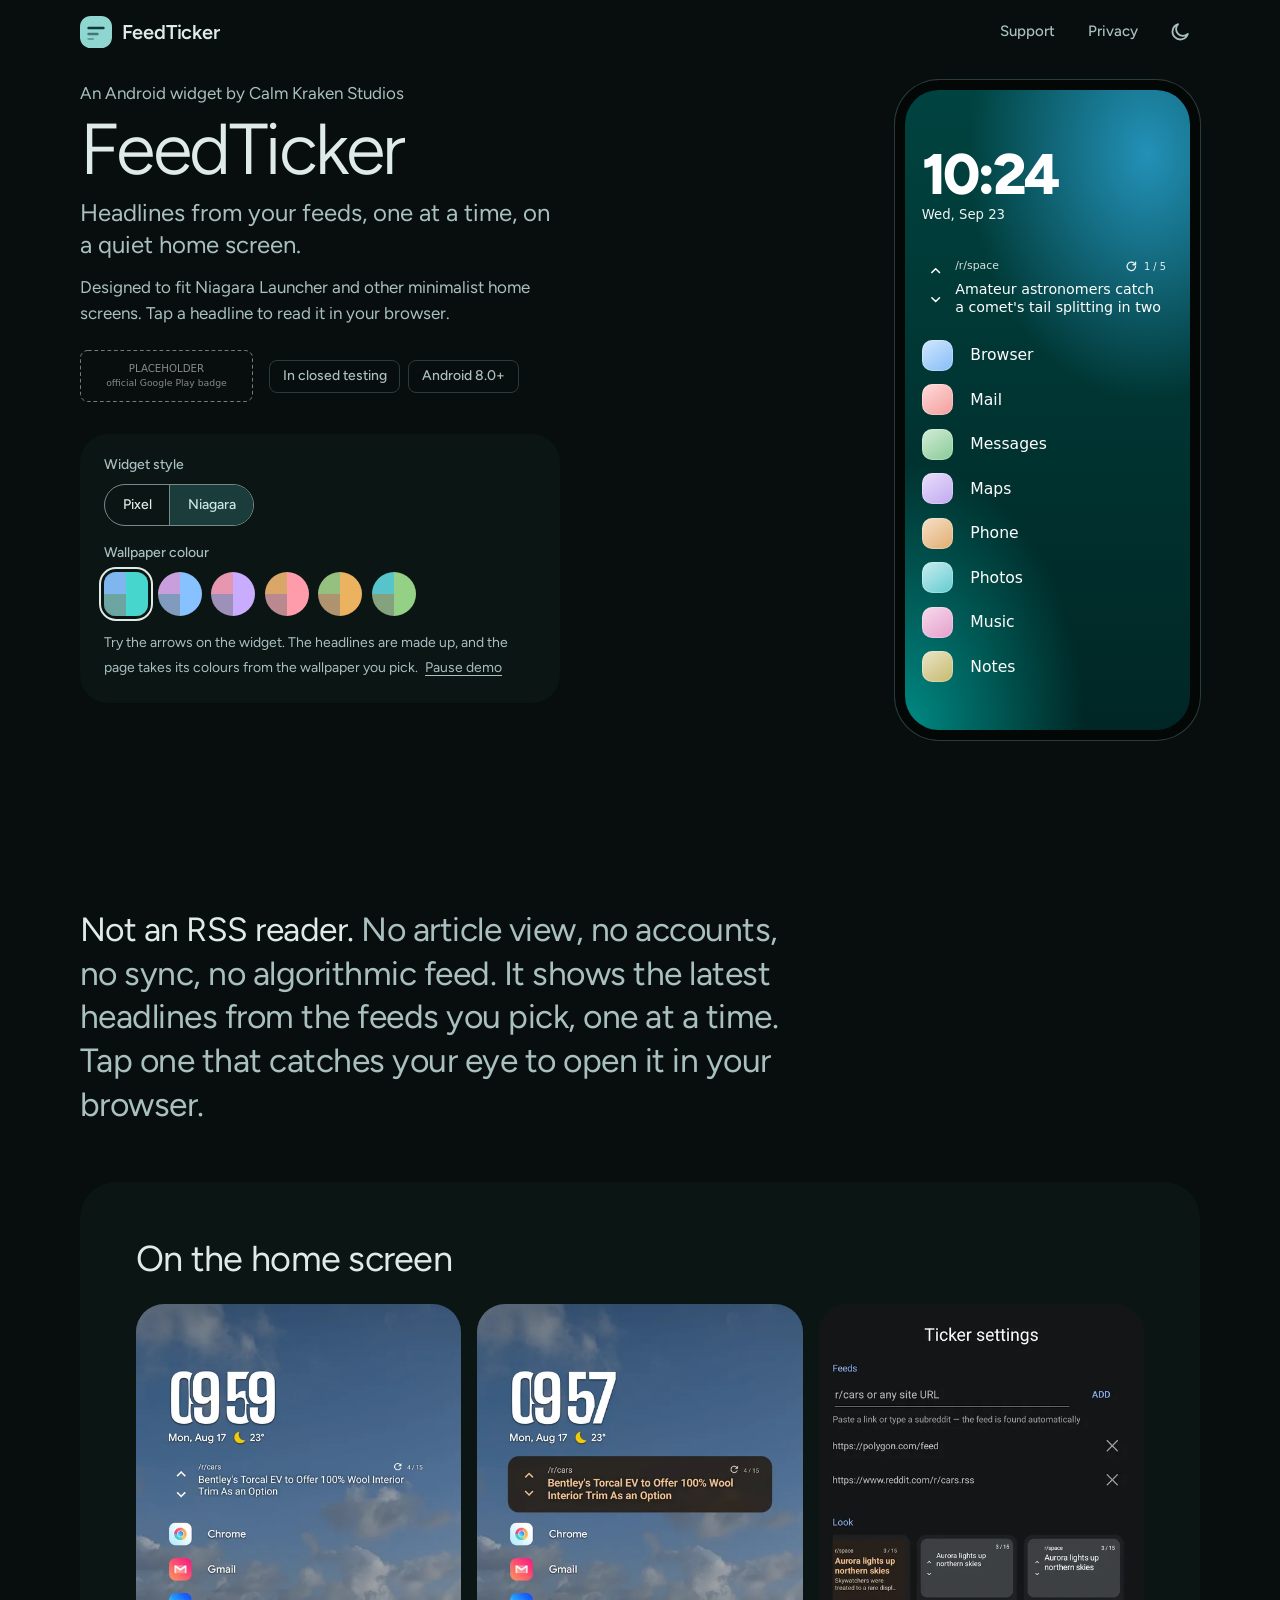
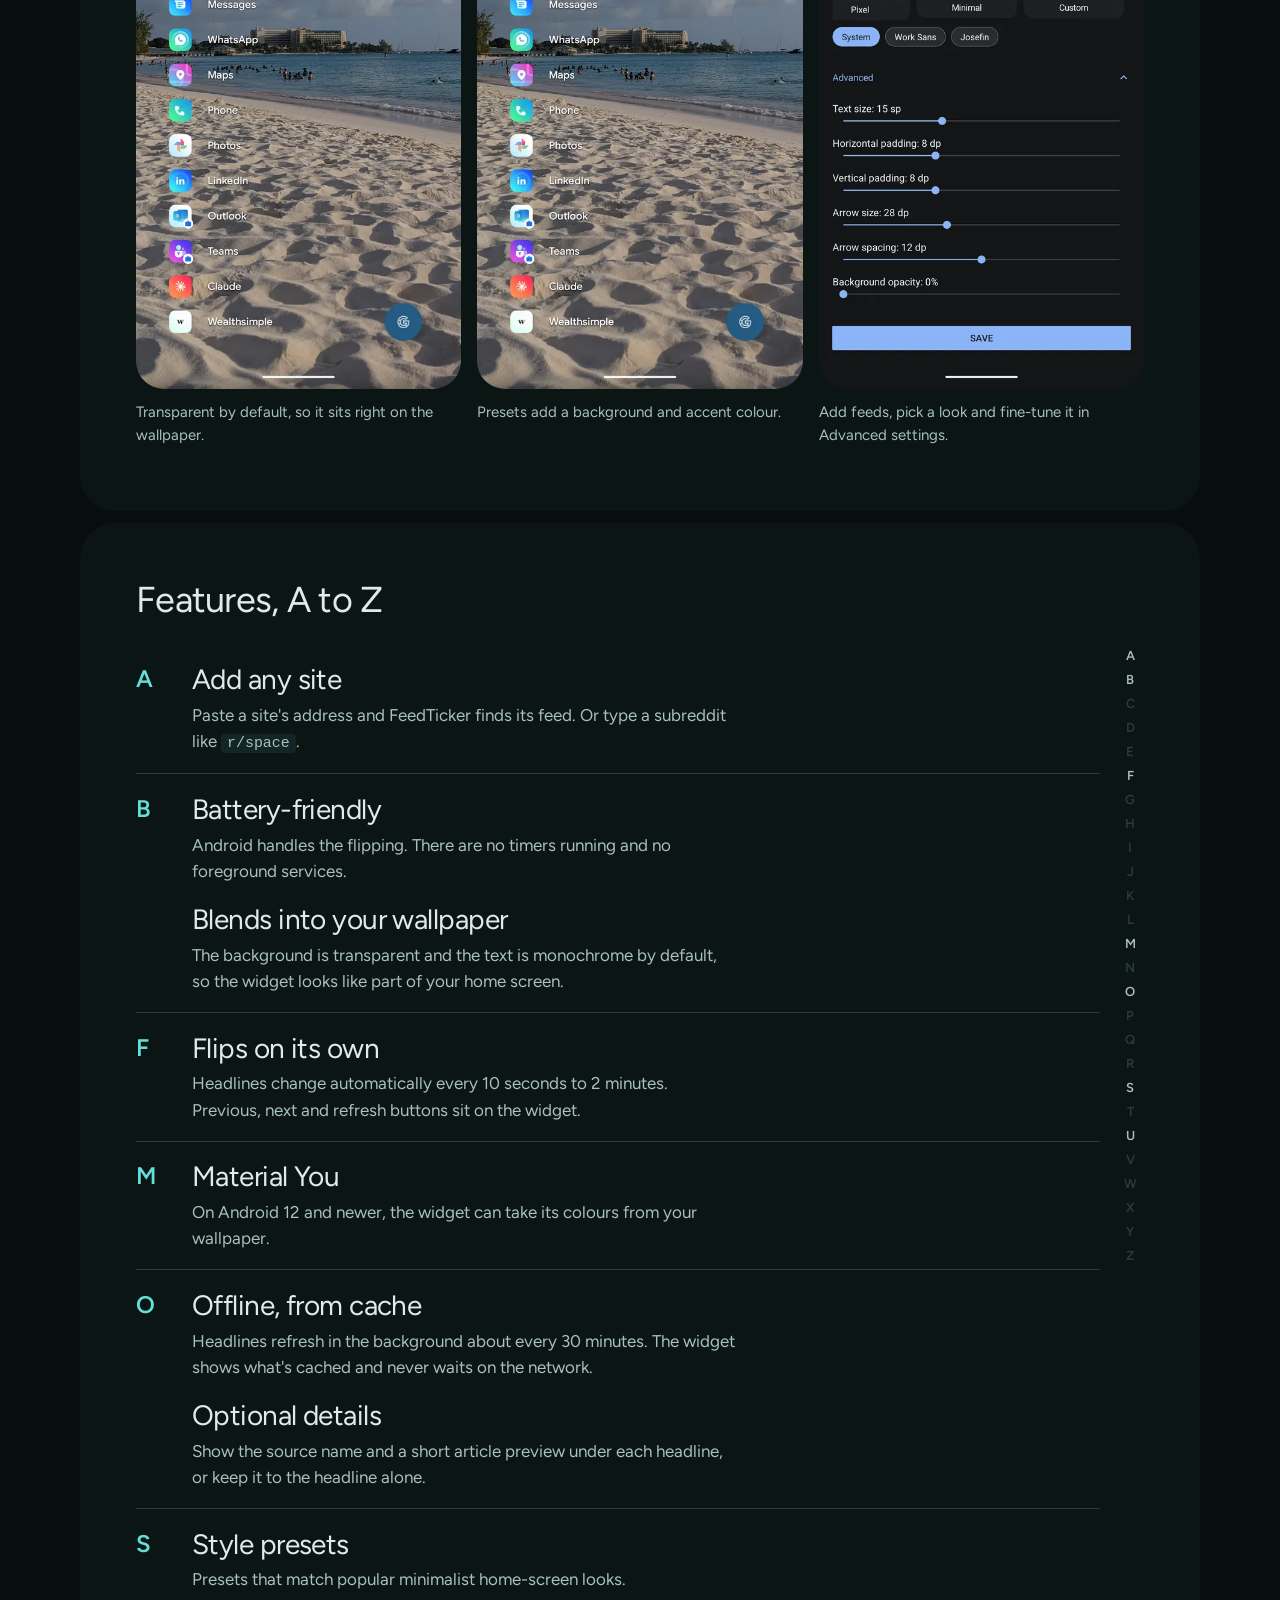
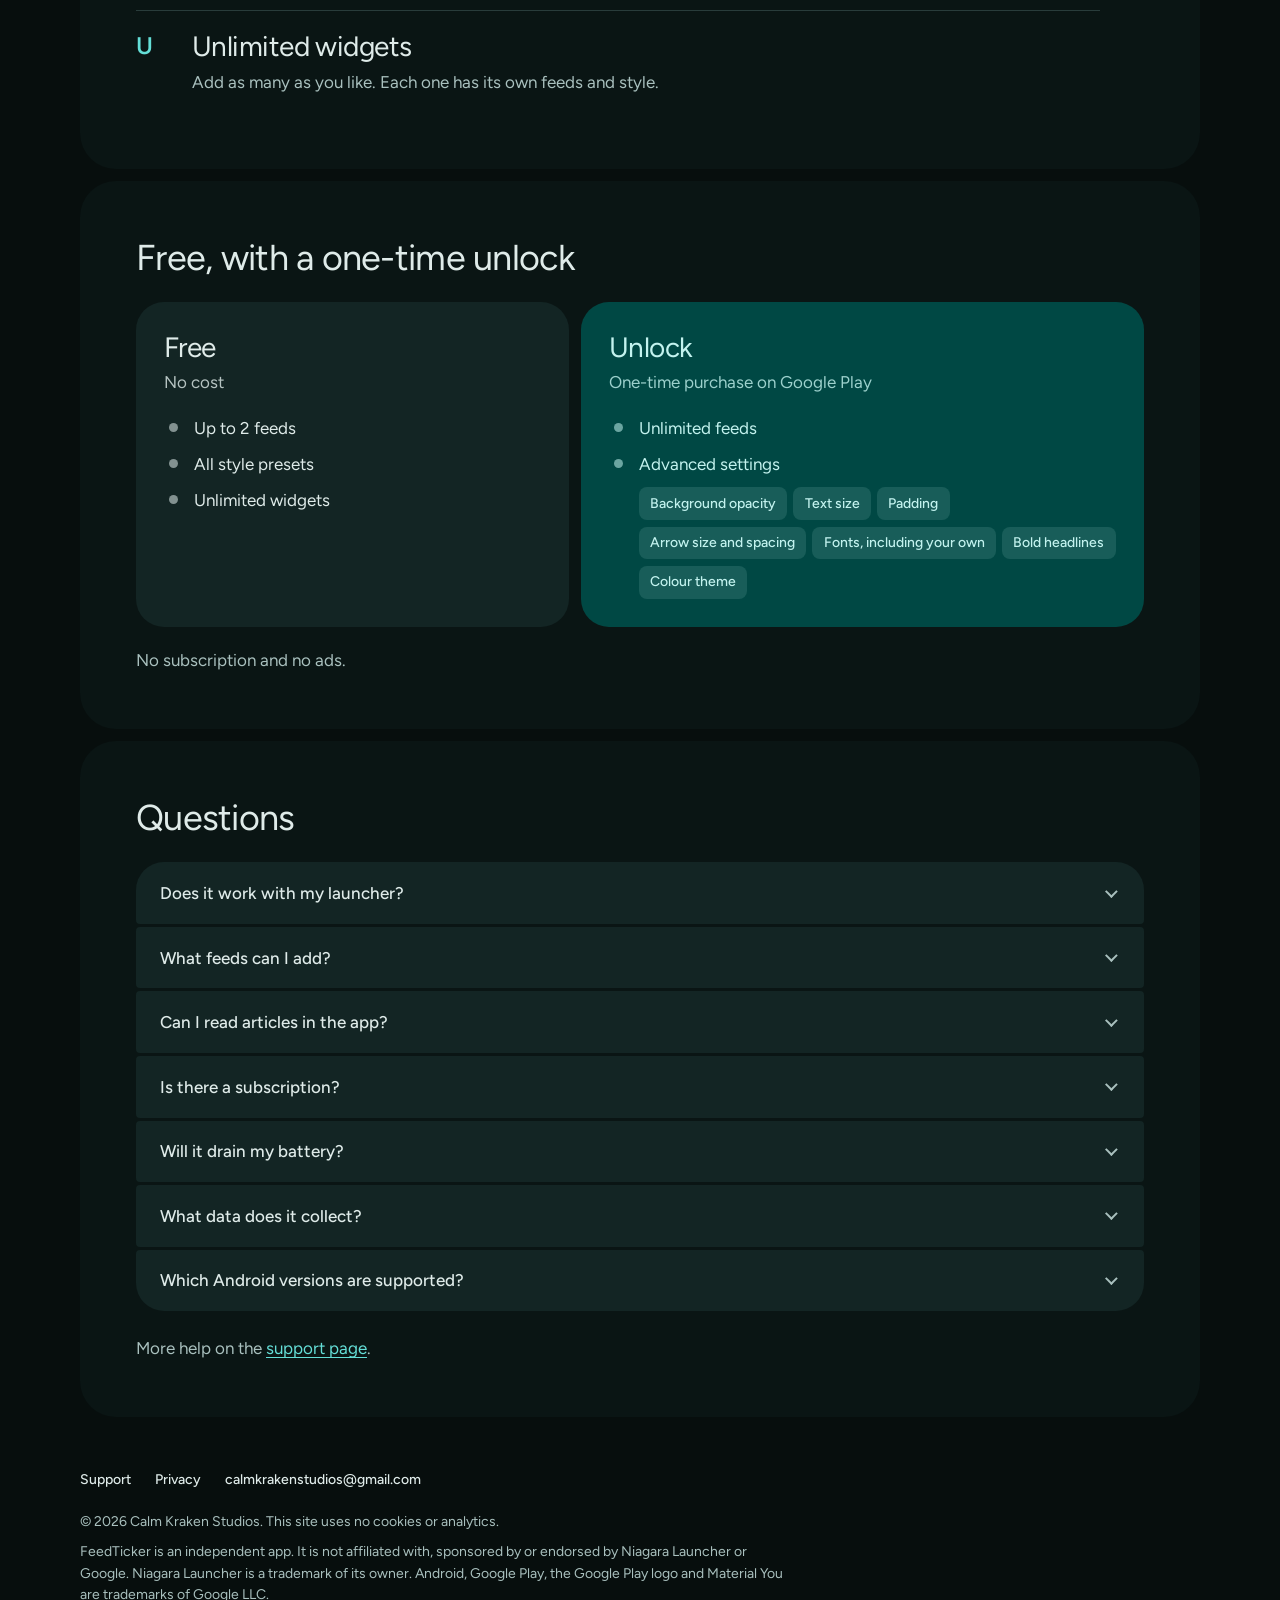
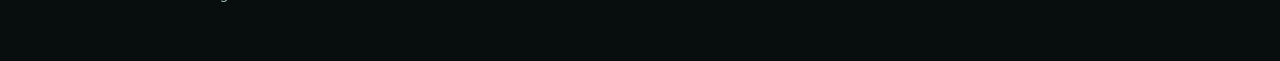
<file: index.html>
<!doctype html>
<html lang="en" data-theme="dark">
<head>
  <meta charset="utf-8">
  <meta http-equiv="Content-Security-Policy" content="default-src 'self'; img-src 'self' data:; style-src 'self'; script-src 'self'; base-uri 'self'; form-action 'none'">
  <meta name="referrer" content="strict-origin-when-cross-origin">
  <meta name="viewport" content="width=device-width, initial-scale=1">
  <title>FeedTicker</title>
  <meta name="description" content="FeedTicker is an Android home-screen widget that shows headlines from your RSS and Atom feeds one at a time. It is designed for minimalist launchers. No accounts, no ads, no tracking.">
  <meta property="og:title" content="FeedTicker">
  <meta property="og:description" content="Headlines from your feeds, one at a time, on a quiet home screen.">
  <meta property="og:type" content="website">
  <link rel="icon" href="assets/img/favicon.svg" type="image/svg+xml">
  <link rel="preload" href="assets/fonts/figtree-latin-wght.woff2" as="font" type="font/woff2" crossorigin>
  <link rel="stylesheet" href="assets/style.css?v=6">
  <script src="assets/theme.js?v=5"></script>
  <script src="assets/site.js?v=5" defer></script>
</head>
<body>
  <a class="skip" href="#main">Skip to content</a>

  <div class="page">
    <header class="top-bar">
      <a class="brand" href="./" aria-current="page"><img src="assets/img/favicon.svg" alt="" width="32" height="32">FeedTicker</a>
      <nav class="nav" aria-label="Main">
        <a href="support.html">Support</a>
        <a href="privacy.html">Privacy</a>
        <button class="icon-button" type="button" data-theme-toggle aria-label="Switch to light theme">
          <svg class="moon" viewBox="0 0 24 24" fill="none" stroke="currentColor" stroke-width="2" stroke-linecap="round" stroke-linejoin="round" aria-hidden="true"><path d="M20.5 14.1A8.5 8.5 0 1 1 9.9 3.5a6.6 6.6 0 0 0 10.6 10.6z"/></svg>
          <svg class="sun" viewBox="0 0 24 24" fill="none" stroke="currentColor" stroke-width="2" stroke-linecap="round" aria-hidden="true"><circle cx="12" cy="12" r="4.2"/><path d="M12 2v2.2M12 19.8V22M4.9 4.9l1.6 1.6M17.5 17.5l1.6 1.6M2 12h2.2M19.8 12H22M4.9 19.1l1.6-1.6M17.5 6.5l1.6-1.6"/></svg>
        </button>
      </nav>
    </header>

    <main id="main">
      <div class="hero">
        <div class="hero-copy">
          <p class="by">An Android widget by Calm Kraken Studios</p>
          <h1>FeedTicker</h1>
          <p class="lede">Headlines from your feeds, one at a time, on a quiet home screen.</p>
          <p class="detail">Designed to fit Niagara Launcher and other minimalist home screens. Tap a headline to read it in your browser.</p>

          <div class="cta">
            <!-- Replace PLACEHOLDER with the Play Store URL and swap the image for
                 the official badge PNG from https://play.google.com/intl/en_us/badges/
                 Don't redraw, recolour or crop the badge. -->
            <a class="play-badge" href="PLACEHOLDER">
              <img src="assets/img/google-play-badge.svg" alt="Get it on Google Play" width="186" height="56">
            </a>
            <ul class="chips" aria-label="Availability">
              <li>In closed testing</li>
              <li>Android 8.0+</li>
            </ul>
          </div>
        </div>

        <div class="phone">
            <div class="screen">
              <div class="home-clock" aria-hidden="true">
                <div class="time">10:24</div>
                <div class="date">Wed, Sep 23</div>
              </div>

              <div class="widget" data-widget-demo data-style="niagara" role="group" aria-label="Widget demo with example headlines">
                <div class="arrows">
                  <button type="button" data-prev aria-label="Previous headline"><svg viewBox="0 0 24 24" fill="none" stroke="currentColor" stroke-width="2.4" stroke-linecap="round" stroke-linejoin="round" aria-hidden="true"><path d="M6 15l6-6 6 6"/></svg></button>
                  <button type="button" data-next aria-label="Next headline"><svg viewBox="0 0 24 24" fill="none" stroke="currentColor" stroke-width="2.4" stroke-linecap="round" stroke-linejoin="round" aria-hidden="true"><path d="M6 9l6 6 6-6"/></svg></button>
                </div>
                <div class="body" aria-live="off">
                  <div class="item">
                    <div class="meta">
                      <span class="source">/r/space</span>
                      <span class="tools">
                        <button type="button" data-refresh aria-label="Refresh headlines"><svg viewBox="0 0 24 24" fill="none" stroke="currentColor" stroke-width="2.4" stroke-linecap="round" stroke-linejoin="round" aria-hidden="true"><path d="M20 12a8 8 0 1 1-2.34-5.66"/><path d="M20 4v5h-5"/></svg></button>
                        <span class="count" aria-hidden="true">1 / 5</span>
                      </span>
                    </div>
                    <p class="headline">Amateur astronomers catch a comet's tail splitting in two</p>
                  </div>
                </div>
              </div>

              <ul class="apps" aria-hidden="true">
                <li><span class="icon"></span>Browser</li>
                <li><span class="icon"></span>Mail</li>
                <li><span class="icon"></span>Messages</li>
                <li><span class="icon"></span>Maps</li>
                <li><span class="icon"></span>Phone</li>
                <li><span class="icon"></span>Photos</li>
                <li><span class="icon"></span>Music</li>
                <li><span class="icon"></span>Notes</li>
              </ul>
            </div>
        </div>

        <div class="try">
          <div>
            <p class="label" id="style-label">Widget style</p>
            <div class="segmented" role="group" aria-labelledby="style-label">
              <button type="button" data-widget-style="pixel" aria-pressed="false">Pixel</button>
              <button type="button" data-widget-style="niagara" aria-pressed="true">Niagara</button>
            </div>
          </div>
          <div>
            <p class="label" id="wall-label">Wallpaper colour</p>
            <div class="swatches" role="radiogroup" aria-labelledby="wall-label">
              <button type="button" class="swatch" role="radio" data-hue="190" aria-label="Teal"></button>
              <button type="button" class="swatch" role="radio" data-hue="255" aria-label="Blue"></button>
              <button type="button" class="swatch" role="radio" data-hue="300" aria-label="Violet"></button>
              <button type="button" class="swatch" role="radio" data-hue="10" aria-label="Rose"></button>
              <button type="button" class="swatch" role="radio" data-hue="75" aria-label="Amber"></button>
              <button type="button" class="swatch" role="radio" data-hue="140" aria-label="Green"></button>
            </div>
          </div>
          <p class="hint">Try the arrows on the widget. The headlines are made up, and the page takes its colours from the wallpaper you pick. <button type="button" class="link-button" data-demo-pause hidden aria-pressed="false">Pause demo</button></p>
        </div>
      </div>

      <div class="statement">
        <p>Not an RSS reader. <span class="quiet">No article view, no accounts, no sync, no algorithmic feed. It shows the latest headlines from the feeds you pick, one at a time. Tap one that catches your eye to open it in your browser.</span></p>
      </div>

      <section class="sheet" aria-labelledby="shots-title">
        <h2 id="shots-title">On the home screen</h2>
        <div class="shots">
          <figure>
            <img src="assets/img/shots/home-transparent-540.webp" srcset="assets/img/shots/home-transparent-540.webp 540w, assets/img/shots/home-transparent-1080.webp 1080w" sizes="(min-width: 48rem) 320px, 64vw" alt="A beach wallpaper with a large clock, the FeedTicker widget showing a headline from r/cars in white text with no background, and a list of apps below." width="540" height="1137" loading="lazy">
            <figcaption>Transparent by default, so it sits right on the wallpaper.</figcaption>
          </figure>
          <figure>
            <img src="assets/img/shots/home-preset-540.webp" srcset="assets/img/shots/home-preset-540.webp 540w, assets/img/shots/home-preset-1080.webp 1080w" sizes="(min-width: 48rem) 320px, 64vw" alt="The same home screen with the widget on a dark rounded background and the headline in bold amber text." width="540" height="1137" loading="lazy">
            <figcaption>Presets add a background and accent colour.</figcaption>
          </figure>
          <figure>
            <img src="assets/img/shots/settings-540.webp" srcset="assets/img/shots/settings-540.webp 540w, assets/img/shots/settings-1080.webp 1080w" sizes="(min-width: 48rem) 320px, 64vw" alt="The Ticker settings screen: a field for adding feeds, two added feeds, style previews, font choices and Advanced sliders for text size, padding, arrows and background opacity." width="540" height="1137" loading="lazy">
            <figcaption>Add feeds, pick a look and fine-tune it in Advanced settings.</figcaption>
          </figure>
        </div>
      </section>

      <section class="sheet" aria-labelledby="features-title">
        <h2 id="features-title">Features, A to Z</h2>
        <div class="drawer">
          <ol class="groups">
            <li class="group" id="f-a">
              <span class="letter" aria-hidden="true">A</span>
              <ul>
                <li><h3>Add any site</h3><p>Paste a site's address and FeedTicker finds its feed. Or type a subreddit like <code>r/space</code>.</p></li>
              </ul>
            </li>
            <li class="group" id="f-b">
              <span class="letter" aria-hidden="true">B</span>
              <ul>
                <li><h3>Battery-friendly</h3><p>Android handles the flipping. There are no timers running and no foreground services.</p></li>
                <li><h3>Blends into your wallpaper</h3><p>The background is transparent and the text is monochrome by default, so the widget looks like part of your home screen.</p></li>
              </ul>
            </li>
            <li class="group" id="f-f">
              <span class="letter" aria-hidden="true">F</span>
              <ul>
                <li><h3>Flips on its own</h3><p>Headlines change automatically every 10 seconds to 2 minutes. Previous, next and refresh buttons sit on the widget.</p></li>
              </ul>
            </li>
            <li class="group" id="f-m">
              <span class="letter" aria-hidden="true">M</span>
              <ul>
                <li><h3>Material You</h3><p>On Android 12 and newer, the widget can take its colours from your wallpaper.</p></li>
              </ul>
            </li>
            <li class="group" id="f-o">
              <span class="letter" aria-hidden="true">O</span>
              <ul>
                <li><h3>Offline, from cache</h3><p>Headlines refresh in the background about every 30 minutes. The widget shows what's cached and never waits on the network.</p></li>
                <li><h3>Optional details</h3><p>Show the source name and a short article preview under each headline, or keep it to the headline alone.</p></li>
              </ul>
            </li>
            <li class="group" id="f-s">
              <span class="letter" aria-hidden="true">S</span>
              <ul>
                <li><h3>Style presets</h3><p>Presets that match popular minimalist home-screen looks.</p></li>
              </ul>
            </li>
            <li class="group" id="f-u">
              <span class="letter" aria-hidden="true">U</span>
              <ul>
                <li><h3>Unlimited widgets</h3><p>Add as many as you like. Each one has its own feeds and style.</p></li>
              </ul>
            </li>
          </ol>

          <nav class="index" aria-label="Jump to letter">
            <a href="#f-a">A</a><a href="#f-b">B</a><span aria-hidden="true">C</span><span aria-hidden="true">D</span><span aria-hidden="true">E</span><a href="#f-f">F</a><span aria-hidden="true">G</span><span aria-hidden="true">H</span><span aria-hidden="true">I</span><span aria-hidden="true">J</span><span aria-hidden="true">K</span><span aria-hidden="true">L</span><a href="#f-m">M</a><span aria-hidden="true">N</span><a href="#f-o">O</a><span aria-hidden="true">P</span><span aria-hidden="true">Q</span><span aria-hidden="true">R</span><a href="#f-s">S</a><span aria-hidden="true">T</span><a href="#f-u">U</a><span aria-hidden="true">V</span><span aria-hidden="true">W</span><span aria-hidden="true">X</span><span aria-hidden="true">Y</span><span aria-hidden="true">Z</span>
          </nav>
        </div>
      </section>

      <section class="sheet" aria-labelledby="pricing-title">
        <h2 id="pricing-title">Free, with a one-time unlock</h2>
        <div class="tiers">
          <div class="tier">
            <h3>Free</h3>
            <p class="price">No cost</p>
            <ul>
              <li>Up to 2 feeds</li>
              <li>All style presets</li>
              <li>Unlimited widgets</li>
            </ul>
          </div>
          <div class="tier unlock">
            <h3>Unlock</h3>
            <p class="price">One-time purchase on Google Play</p>
            <ul>
              <li>Unlimited feeds</li>
              <li>
                <div>
                  Advanced settings
                  <div class="settings">
                    <span>Background opacity</span>
                    <span>Text size</span>
                    <span>Padding</span>
                    <span>Arrow size and spacing</span>
                    <span>Fonts, including your own</span>
                    <span>Bold headlines</span>
                    <span>Colour theme</span>
                  </div>
                </div>
              </li>
            </ul>
          </div>
        </div>
        <p class="pricing-note">No subscription and no ads.</p>
      </section>

      <section class="sheet" aria-labelledby="faq-title">
        <h2 id="faq-title">Questions</h2>
        <div class="faq">
          <details>
            <summary>Does it work with my launcher?</summary>
            <div class="answer"><p>FeedTicker is designed to fit Niagara Launcher, but it's an ordinary Android widget and works on any launcher that supports widgets. Some launchers don't let widgets flip on their own. If yours doesn't, use the arrows.</p></div>
          </details>
          <details>
            <summary>What feeds can I add?</summary>
            <div class="answer"><p>Any RSS or Atom feed. Paste a site's normal address and FeedTicker will look for its feed, paste a feed URL directly, or type a subreddit like <code>r/space</code>.</p></div>
          </details>
          <details>
            <summary>Can I read articles in the app?</summary>
            <div class="answer"><p>No, and that's on purpose. Tapping a headline opens the article in your browser.</p></div>
          </details>
          <details>
            <summary>Is there a subscription?</summary>
            <div class="answer"><p>No. The unlock is a one-time purchase through Google Play and there are no ads. If you reinstall or get a new phone, it restores automatically when you use the same Google account.</p></div>
          </details>
          <details>
            <summary>Will it drain my battery?</summary>
            <div class="answer"><p>No. Android handles the flipping. Headlines refresh in the background about every 30 minutes, and there are no always-on services.</p></div>
          </details>
          <details>
            <summary>What data does it collect?</summary>
            <div class="answer"><p>None. There's no account, no analytics, no ads and no tracking. The only network requests go to the feeds you add. Read the <a href="privacy.html">privacy policy</a>.</p></div>
          </details>
          <details>
            <summary>Which Android versions are supported?</summary>
            <div class="answer"><p>Android 8.0 and newer. Material You colours need Android 12 or newer.</p></div>
          </details>
        </div>
        <p class="muted after-faq">More help on the <a href="support.html">support page</a>.</p>
      </section>
    </main>

    <footer class="site-footer">
      <nav aria-label="Footer">
        <a href="support.html">Support</a>
        <a href="privacy.html">Privacy</a>
        <a href="mailto:calmkrakenstudios@gmail.com">calmkrakenstudios@gmail.com</a>
      </nav>
      <p>© 2026 Calm Kraken Studios. This site uses no cookies or analytics.</p>
      <p>FeedTicker is an independent app. It is not affiliated with, sponsored by or endorsed by Niagara Launcher or Google. Niagara Launcher is a trademark of its owner. Android, Google Play, the Google Play logo and Material You are trademarks of Google LLC.</p>
    </footer>
  </div>
</body>
</html>
</file>
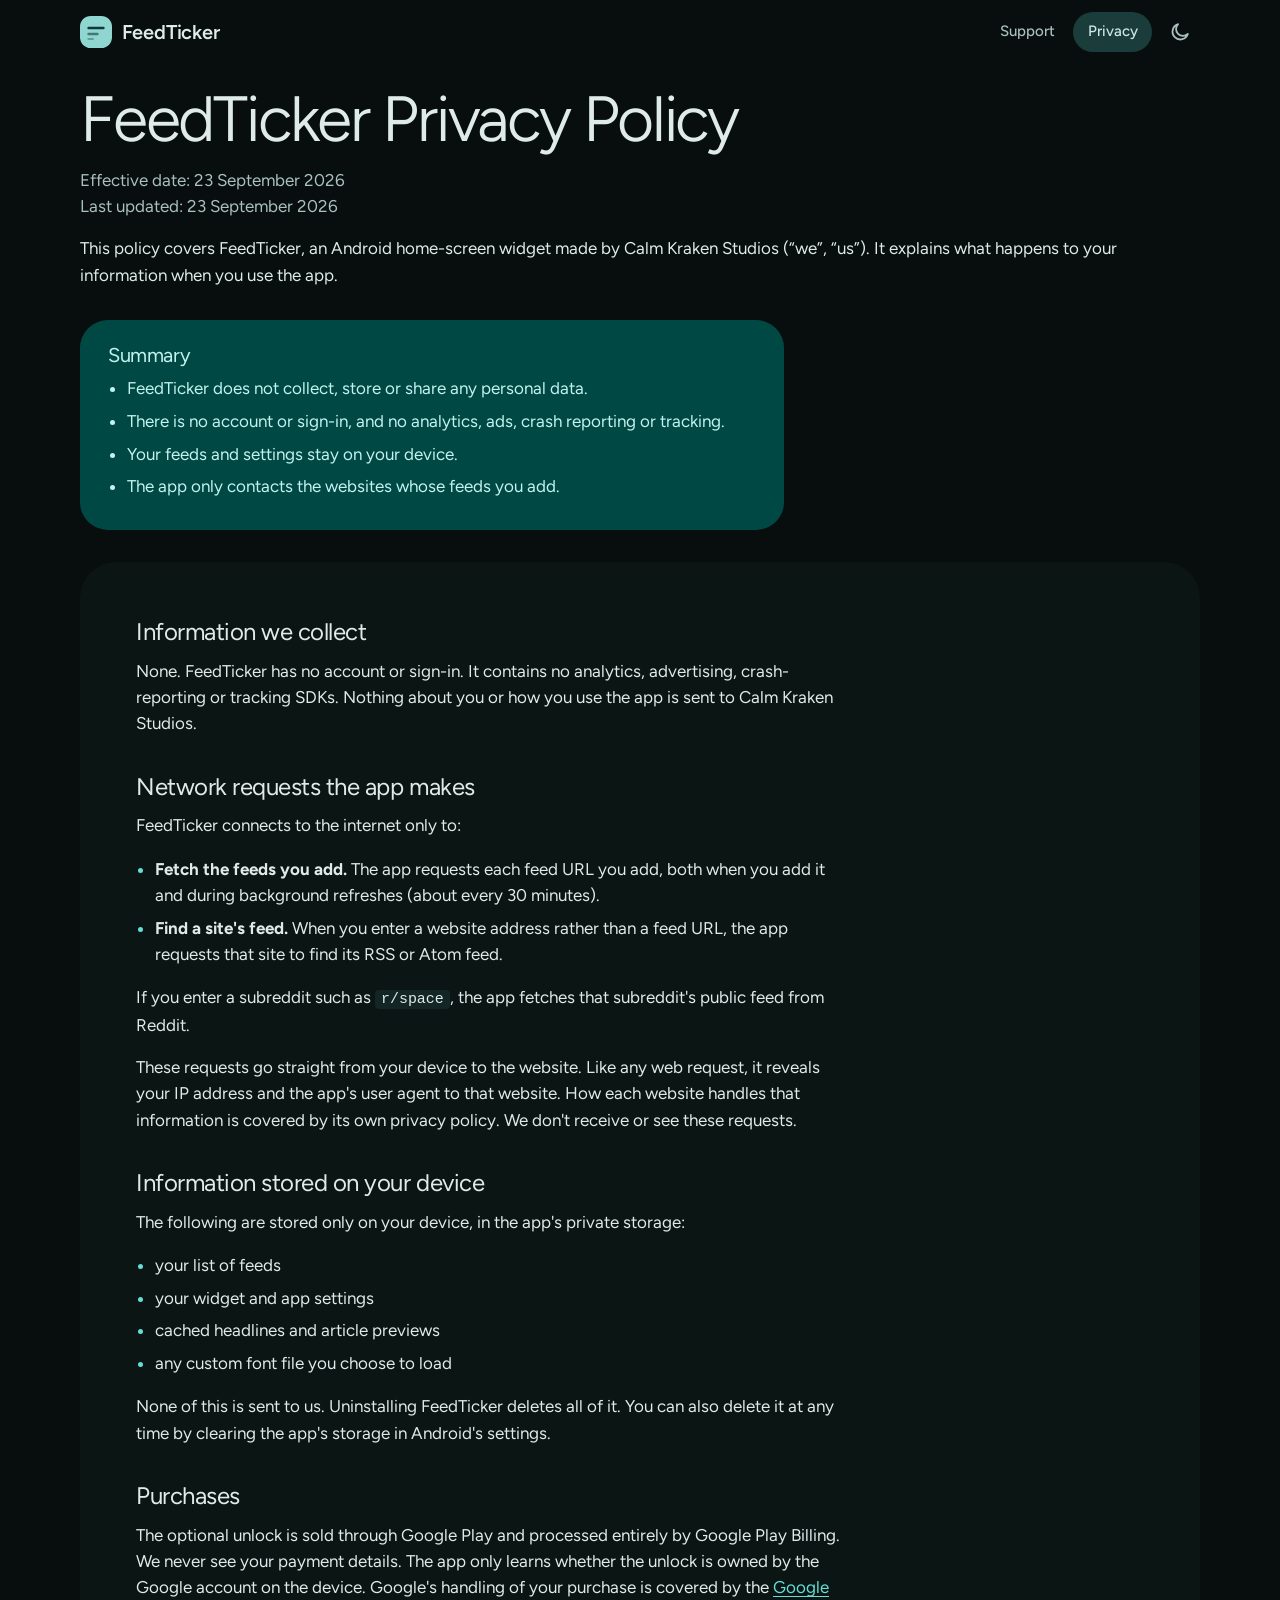
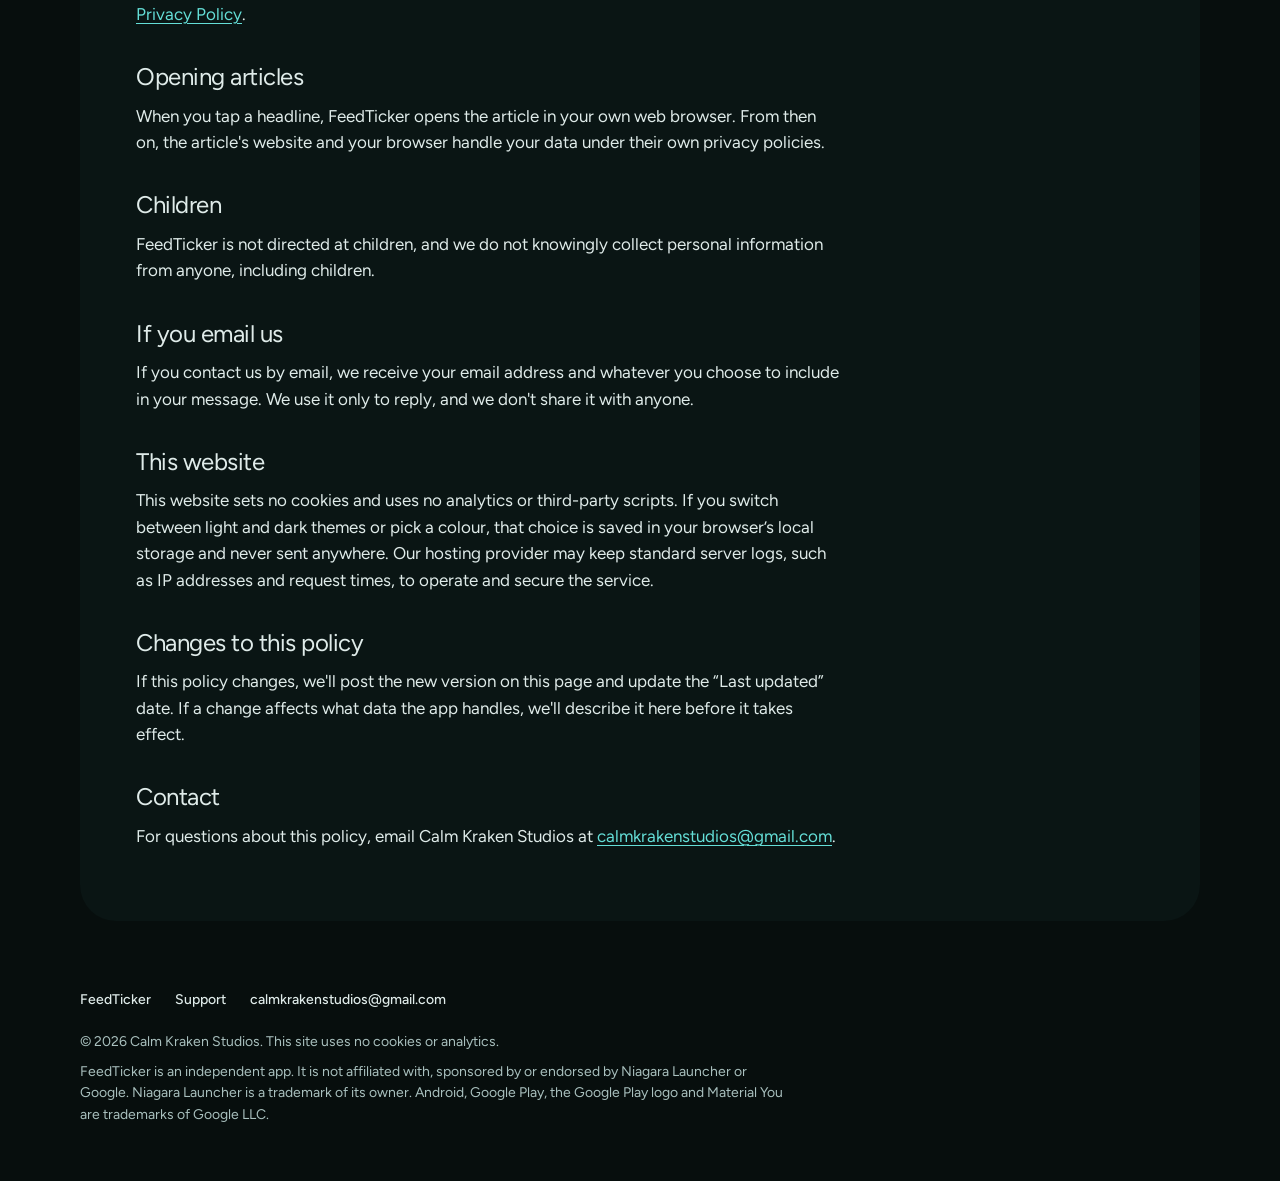
<file: privacy.html>
<!doctype html>
<html lang="en" data-theme="dark">
<head>
  <meta charset="utf-8">
  <meta http-equiv="Content-Security-Policy" content="default-src 'self'; img-src 'self' data:; style-src 'self'; script-src 'self'; base-uri 'self'; form-action 'none'">
  <meta name="referrer" content="strict-origin-when-cross-origin">
  <meta name="viewport" content="width=device-width, initial-scale=1">
  <title>Privacy Policy · FeedTicker</title>
  <meta name="description" content="Privacy policy for FeedTicker, an Android widget by Calm Kraken Studios. FeedTicker collects no personal data.">
  <link rel="icon" href="assets/img/favicon.svg" type="image/svg+xml">
  <link rel="preload" href="assets/fonts/figtree-latin-wght.woff2" as="font" type="font/woff2" crossorigin>
  <link rel="stylesheet" href="assets/style.css?v=6">
  <script src="assets/theme.js?v=5"></script>
  <script src="assets/site.js?v=5" defer></script>
</head>
<body>
  <a class="skip" href="#main">Skip to content</a>

  <div class="page">
    <header class="top-bar">
      <a class="brand" href="./"><img src="assets/img/favicon.svg" alt="" width="32" height="32">FeedTicker</a>
      <nav class="nav" aria-label="Main">
        <a href="support.html">Support</a>
        <a href="privacy.html" aria-current="page">Privacy</a>
        <button class="icon-button" type="button" data-theme-toggle aria-label="Switch to light theme">
          <svg class="moon" viewBox="0 0 24 24" fill="none" stroke="currentColor" stroke-width="2" stroke-linecap="round" stroke-linejoin="round" aria-hidden="true"><path d="M20.5 14.1A8.5 8.5 0 1 1 9.9 3.5a6.6 6.6 0 0 0 10.6 10.6z"/></svg>
          <svg class="sun" viewBox="0 0 24 24" fill="none" stroke="currentColor" stroke-width="2" stroke-linecap="round" aria-hidden="true"><circle cx="12" cy="12" r="4.2"/><path d="M12 2v2.2M12 19.8V22M4.9 4.9l1.6 1.6M17.5 17.5l1.6 1.6M2 12h2.2M19.8 12H22M4.9 19.1l1.6-1.6M17.5 6.5l1.6-1.6"/></svg>
        </button>
      </nav>
    </header>

  <main id="main" class="doc">
    <h1>FeedTicker Privacy Policy</h1>
    <p class="dates">
      Effective date: <time datetime="2026-09-23">23 September 2026</time><br>
      Last updated: <time datetime="2026-09-23">23 September 2026</time>
    </p>

    <p>This policy covers FeedTicker, an Android home-screen widget made by Calm Kraken Studios (“we”, “us”). It explains what happens to your information when you use the app.</p>

    <div class="summary">
      <h2>Summary</h2>
      <ul>
        <li>FeedTicker does not collect, store or share any personal data.</li>
        <li>There is no account or sign-in, and no analytics, ads, crash reporting or tracking.</li>
        <li>Your feeds and settings stay on your device.</li>
        <li>The app only contacts the websites whose feeds you add.</li>
      </ul>
    </div>

    <div class="sheet">
    <h2>Information we collect</h2>
    <p>None. FeedTicker has no account or sign-in. It contains no analytics, advertising, crash-reporting or tracking SDKs. Nothing about you or how you use the app is sent to Calm Kraken Studios.</p>

    <h2>Network requests the app makes</h2>
    <p>FeedTicker connects to the internet only to:</p>
    <ul>
      <li><strong>Fetch the feeds you add.</strong> The app requests each feed URL you add, both when you add it and during background refreshes (about every 30 minutes).</li>
      <li><strong>Find a site's feed.</strong> When you enter a website address rather than a feed URL, the app requests that site to find its RSS or Atom feed.</li>
    </ul>
    <p>If you enter a subreddit such as <code>r/space</code>, the app fetches that subreddit's public feed from Reddit.</p>
    <p>These requests go straight from your device to the website. Like any web request, it reveals your IP address and the app's user agent to that website. How each website handles that information is covered by its own privacy policy. We don't receive or see these requests.</p>

    <h2>Information stored on your device</h2>
    <p>The following are stored only on your device, in the app's private storage:</p>
    <ul>
      <li>your list of feeds</li>
      <li>your widget and app settings</li>
      <li>cached headlines and article previews</li>
      <li>any custom font file you choose to load</li>
    </ul>
    <p>None of this is sent to us. Uninstalling FeedTicker deletes all of it. You can also delete it at any time by clearing the app's storage in Android's settings.</p>

    <h2>Purchases</h2>
    <p>The optional unlock is sold through Google Play and processed entirely by Google Play Billing. We never see your payment details. The app only learns whether the unlock is owned by the Google account on the device. Google's handling of your purchase is covered by the <a href="https://policies.google.com/privacy" rel="noopener">Google Privacy Policy</a>.</p>

    <h2>Opening articles</h2>
    <p>When you tap a headline, FeedTicker opens the article in your own web browser. From then on, the article's website and your browser handle your data under their own privacy policies.</p>

    <h2>Children</h2>
    <p>FeedTicker is not directed at children, and we do not knowingly collect personal information from anyone, including children.</p>

    <h2>If you email us</h2>
    <p>If you contact us by email, we receive your email address and whatever you choose to include in your message. We use it only to reply, and we don't share it with anyone.</p>

    <h2>This website</h2>
    <p>This website sets no cookies and uses no analytics or third-party scripts. If you switch between light and dark themes or pick a colour, that choice is saved in your browser’s local storage and never sent anywhere. Our hosting provider may keep standard server logs, such as IP addresses and request times, to operate and secure the service.</p>

    <h2>Changes to this policy</h2>
    <p>If this policy changes, we'll post the new version on this page and update the “Last updated” date. If a change affects what data the app handles, we'll describe it here before it takes effect.</p>

    <h2>Contact</h2>
    <p>For questions about this policy, email Calm Kraken Studios at <a href="mailto:calmkrakenstudios@gmail.com">calmkrakenstudios@gmail.com</a>.</p>
    </div>
  </main>

    <footer class="site-footer">
      <nav aria-label="Footer">
        <a href="./">FeedTicker</a>
        <a href="support.html">Support</a>
        <a href="mailto:calmkrakenstudios@gmail.com">calmkrakenstudios@gmail.com</a>
      </nav>
      <p>© 2026 Calm Kraken Studios. This site uses no cookies or analytics.</p>
      <p>FeedTicker is an independent app. It is not affiliated with, sponsored by or endorsed by Niagara Launcher or Google. Niagara Launcher is a trademark of its owner. Android, Google Play, the Google Play logo and Material You are trademarks of Google LLC.</p>
    </footer>
  </div>
</body>
</html>
</file>
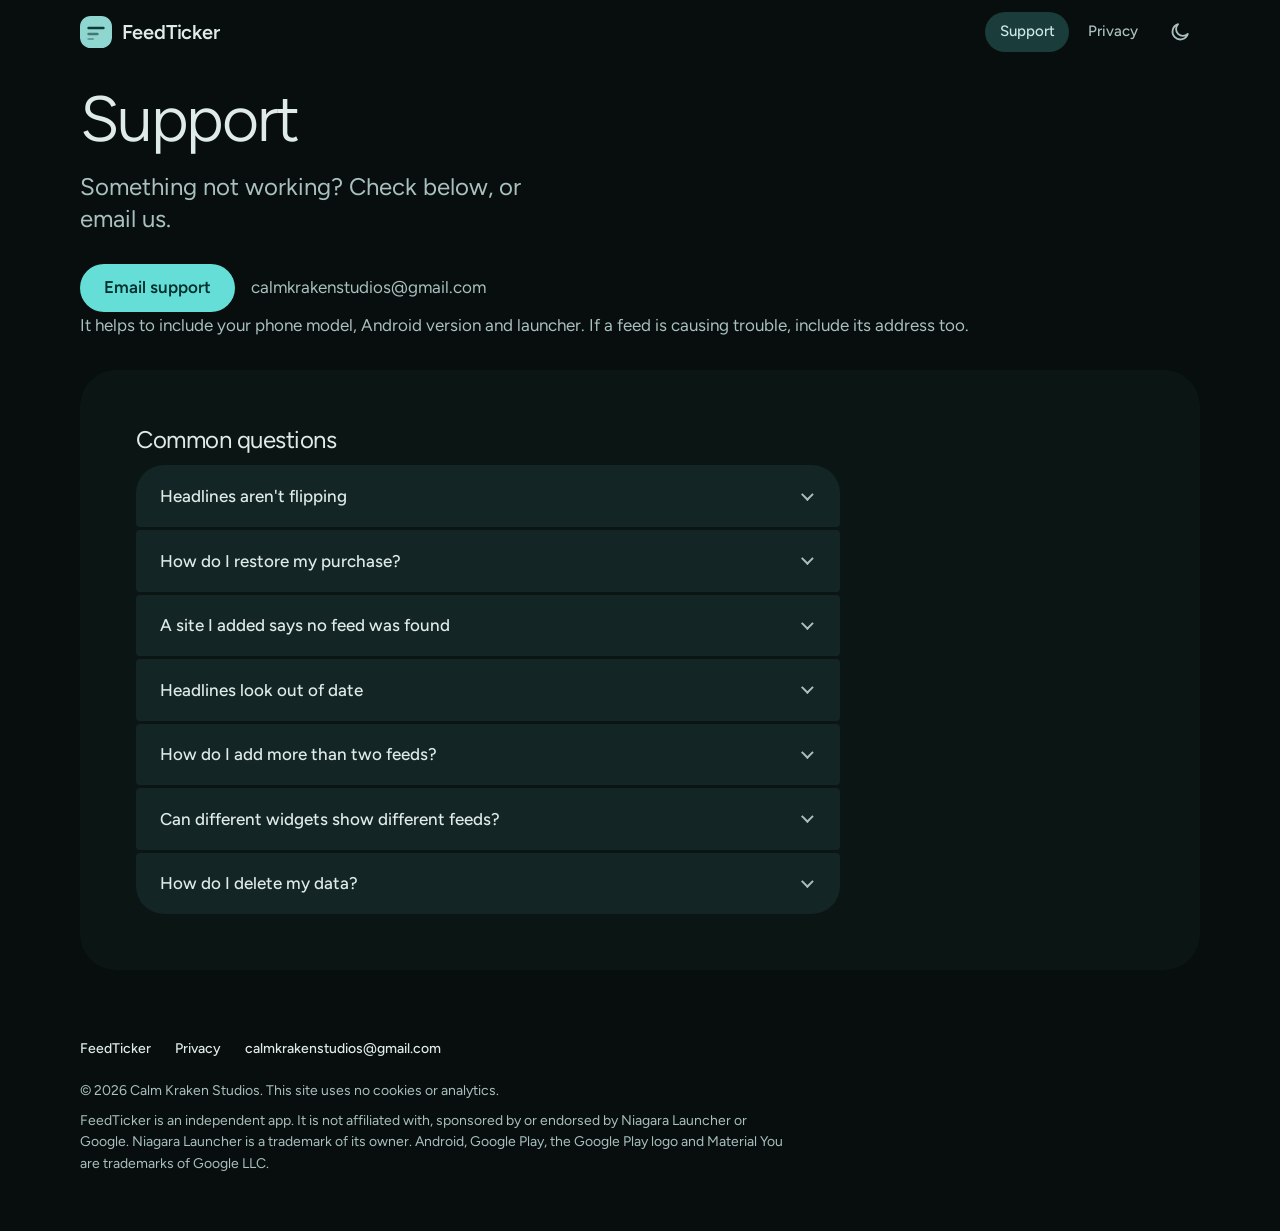
<file: support.html>
<!doctype html>
<html lang="en" data-theme="dark">
<head>
  <meta charset="utf-8">
  <meta http-equiv="Content-Security-Policy" content="default-src 'self'; img-src 'self' data:; style-src 'self'; script-src 'self'; base-uri 'self'; form-action 'none'">
  <meta name="referrer" content="strict-origin-when-cross-origin">
  <meta name="viewport" content="width=device-width, initial-scale=1">
  <title>Support · FeedTicker</title>
  <meta name="description" content="Help and contact for FeedTicker, an Android widget by Calm Kraken Studios.">
  <link rel="icon" href="assets/img/favicon.svg" type="image/svg+xml">
  <link rel="preload" href="assets/fonts/figtree-latin-wght.woff2" as="font" type="font/woff2" crossorigin>
  <link rel="stylesheet" href="assets/style.css?v=6">
  <script src="assets/theme.js?v=5"></script>
  <script src="assets/site.js?v=5" defer></script>
</head>
<body>
  <a class="skip" href="#main">Skip to content</a>

  <div class="page">
    <header class="top-bar">
      <a class="brand" href="./"><img src="assets/img/favicon.svg" alt="" width="32" height="32">FeedTicker</a>
      <nav class="nav" aria-label="Main">
        <a href="support.html" aria-current="page">Support</a>
        <a href="privacy.html">Privacy</a>
        <button class="icon-button" type="button" data-theme-toggle aria-label="Switch to light theme">
          <svg class="moon" viewBox="0 0 24 24" fill="none" stroke="currentColor" stroke-width="2" stroke-linecap="round" stroke-linejoin="round" aria-hidden="true"><path d="M20.5 14.1A8.5 8.5 0 1 1 9.9 3.5a6.6 6.6 0 0 0 10.6 10.6z"/></svg>
          <svg class="sun" viewBox="0 0 24 24" fill="none" stroke="currentColor" stroke-width="2" stroke-linecap="round" aria-hidden="true"><circle cx="12" cy="12" r="4.2"/><path d="M12 2v2.2M12 19.8V22M4.9 4.9l1.6 1.6M17.5 17.5l1.6 1.6M2 12h2.2M19.8 12H22M4.9 19.1l1.6-1.6M17.5 6.5l1.6-1.6"/></svg>
        </button>
      </nav>
    </header>

  <main id="main" class="doc">
    <h1>Support</h1>
    <p class="lede">Something not working? Check below, or email us.</p>

    <div class="contact">
      <a class="button" href="mailto:calmkrakenstudios@gmail.com?subject=FeedTicker%20support">Email support</a>
      <span class="muted">calmkrakenstudios@gmail.com</span>
    </div>
    <p class="muted">It helps to include your phone model, Android version and launcher. If a feed is causing trouble, include its address too.</p>

    <section class="sheet" aria-labelledby="faq-title">
      <h2 id="faq-title">Common questions</h2>
      <div class="faq">

      <details>
        <summary>Headlines aren't flipping</summary>
        <div class="answer">
          <p>Some launchers don't let widgets update themselves on a timer, so the headline stays put. Use the arrows on the widget to move between headlines instead.</p>
        </div>
      </details>

      <details>
        <summary>How do I restore my purchase?</summary>
        <div class="answer">
          <p>You don't need to do anything. If you reinstall FeedTicker or move to a new phone, the unlock restores automatically as long as you use the same Google account.</p>
        </div>
      </details>

      <details>
        <summary>A site I added says no feed was found</summary>
        <div class="answer">
          <p>Not every website publishes an RSS or Atom feed. Try pasting the feed's own address if you know it (often ending in <code>/feed</code>, <code>/rss</code> or <code>.xml</code>). For Reddit, type the subreddit like <code>r/space</code>.</p>
        </div>
      </details>

      <details>
        <summary>Headlines look out of date</summary>
        <div class="answer">
          <p>FeedTicker refreshes in the background about every 30 minutes and shows cached headlines in the meantime, so it works offline. Tap the refresh button on the widget to fetch new headlines now.</p>
        </div>
      </details>

      <details>
        <summary>How do I add more than two feeds?</summary>
        <div class="answer">
          <p>The free version supports up to 2 feeds. The one-time unlock removes the limit and adds the Advanced settings. You can have as many widgets as you like either way.</p>
        </div>
      </details>

      <details>
        <summary>Can different widgets show different feeds?</summary>
        <div class="answer">
          <p>Yes. Each widget has its own feeds and style.</p>
        </div>
      </details>

      <details>
        <summary>How do I delete my data?</summary>
        <div class="answer">
          <p>Everything FeedTicker stores is on your phone. Uninstall the app, or clear its storage in Android's settings, and it's gone. See the <a href="privacy.html">privacy policy</a>.</p>
        </div>
      </details>
      </div>
    </section>
  </main>

    <footer class="site-footer">
      <nav aria-label="Footer">
        <a href="./">FeedTicker</a>
        <a href="privacy.html">Privacy</a>
        <a href="mailto:calmkrakenstudios@gmail.com">calmkrakenstudios@gmail.com</a>
      </nav>
      <p>© 2026 Calm Kraken Studios. This site uses no cookies or analytics.</p>
      <p>FeedTicker is an independent app. It is not affiliated with, sponsored by or endorsed by Niagara Launcher or Google. Niagara Launcher is a trademark of its owner. Android, Google Play, the Google Play logo and Material You are trademarks of Google LLC.</p>
    </footer>
  </div>
</body>
</html>
</file>
<file: assets/style.css>
/* FeedTicker site.
   Colour: a Material You-style tonal system generated from one seed hue (--h).
   The wallpaper picker changes --h, and every role below follows it.
   Layout: Niagara-style left-aligned lists on Material 3 surfaces. */

@font-face {
  font-family: "Figtree";
  src: url("fonts/figtree-latin-wght.woff2") format("woff2");
  font-weight: 300 900;
  font-display: swap;
}

:root {
  --h: 190;                                  /* seed hue; set by theme.js */
  --h3: calc(var(--h) + 60);                 /* tertiary hue */

  /* dark (default) */
  --surface:                 oklch(15.5% 0.012 var(--h));
  --surface-container-low:   oklch(18.5% 0.016 var(--h));
  --surface-container:       oklch(21.5% 0.02 var(--h));
  --surface-container-high:  oklch(25% 0.024 var(--h));
  --on-surface:              oklch(93% 0.012 var(--h));
  --on-surface-variant:      oklch(79% 0.025 var(--h));
  --outline:                 oklch(62% 0.025 var(--h));
  --outline-variant:         oklch(34% 0.025 var(--h));
  --primary:                 oklch(83% 0.11 var(--h));
  --on-primary:              oklch(27% 0.07 var(--h));
  --primary-container:       oklch(35% 0.085 var(--h));
  --on-primary-container:    oklch(93% 0.05 var(--h));
  --secondary-container:     oklch(33% 0.04 var(--h));
  --on-secondary-container:  oklch(91% 0.03 var(--h));

  --font: "Figtree", system-ui, -apple-system, "Segoe UI", Roboto, sans-serif;
  --mono: ui-monospace, "SF Mono", Menlo, Consolas, monospace;

  /* Material 3 shape scale */
  --r-xs: 4px; --r-sm: 8px; --r-md: 12px; --r-xl: 28px; --r-2xl: 36px; --r-full: 999px;

  --page: 72rem;
  --gutter: 1rem;
  color-scheme: dark;
}

:root[data-theme="light"] {
  --surface:                 oklch(98.3% 0.007 var(--h));
  --surface-container-low:   oklch(95.8% 0.012 var(--h));
  --surface-container:       oklch(93.6% 0.016 var(--h));
  --surface-container-high:  oklch(91% 0.02 var(--h));
  --on-surface:              oklch(21% 0.015 var(--h));
  --on-surface-variant:      oklch(41% 0.025 var(--h));
  --outline:                 oklch(56% 0.025 var(--h));
  --outline-variant:         oklch(84% 0.02 var(--h));
  --primary:                 oklch(46% 0.12 var(--h));
  --on-primary:              oklch(99% 0.005 var(--h));
  --primary-container:       oklch(90% 0.065 var(--h));
  --on-primary-container:    oklch(27% 0.08 var(--h));
  --secondary-container:     oklch(90% 0.035 var(--h));
  --on-secondary-container:  oklch(26% 0.04 var(--h));
  color-scheme: light;
}

*, *::before, *::after { box-sizing: border-box; }

html { -webkit-text-size-adjust: 100%; text-size-adjust: 100%; scroll-behavior: smooth; }

body {
  margin: 0;
  background: var(--surface);
  color: var(--on-surface);
  font-family: var(--font);
  font-size: 1.0625rem;
  line-height: 1.55;
  -webkit-font-smoothing: antialiased;
  transition: background-color 400ms ease, color 400ms ease;
}

img { max-width: 100%; height: auto; display: block; }

a { color: var(--primary); text-underline-offset: 0.2em; text-decoration-thickness: 1px; }
a:hover { text-decoration-thickness: 2px; }

:focus-visible { outline: 3px solid var(--primary); outline-offset: 2px; }

.skip {
  position: absolute; left: -9999px; top: 0; z-index: 10;
  background: var(--primary); color: var(--on-primary); padding: 0.75rem 1.25rem; border-radius: var(--r-full);
}
.skip:focus { left: var(--gutter); top: var(--gutter); }

.page { max-width: var(--page); margin: 0 auto; padding: 0 var(--gutter); }

/* ---------- top app bar ---------- */

.top-bar { display: flex; align-items: center; justify-content: space-between; gap: 0.5rem; padding: 0.75rem 0; }

.brand {
  display: inline-flex; align-items: center; gap: 0.6rem;
  color: var(--on-surface); text-decoration: none; font-size: 1.25rem; font-weight: 600; letter-spacing: -0.01em;
}
.brand img { width: 32px; height: 32px; }

.nav { display: flex; align-items: center; gap: 0.25rem; }
.nav a {
  color: var(--on-surface-variant); text-decoration: none; font-size: 0.9375rem; font-weight: 500;
  padding: 0.5rem 0.9rem; border-radius: var(--r-full);
}
.nav a:hover { background: var(--surface-container); color: var(--on-surface); }
.nav a[aria-current="page"] { background: var(--secondary-container); color: var(--on-secondary-container); }
@media (max-width: 26rem) { .nav a { padding: 0.5rem 0.7rem; } .brand { font-size: 1.125rem; } }

.icon-button {
  display: inline-grid; place-items: center; width: 40px; height: 40px; margin-left: 0.25rem;
  border: 0; border-radius: var(--r-full); background: none; color: var(--on-surface-variant); cursor: pointer;
}
.icon-button:hover { background: var(--surface-container); color: var(--on-surface); }
.icon-button svg { width: 22px; height: 22px; }
.icon-button .sun { display: none; }
:root[data-theme="light"] .icon-button .sun { display: block; }
:root[data-theme="light"] .icon-button .moon { display: none; }

/* ---------- type ---------- */

h1, h2, h3 { margin: 0; font-weight: 400; }
h1 { font-size: clamp(3.25rem, 11vw, 5.5rem); line-height: 0.98; letter-spacing: -0.035em; font-weight: 350; }
h2 { font-size: clamp(1.75rem, 4.5vw, 2.25rem); line-height: 1.15; letter-spacing: -0.02em; margin-bottom: 1.5rem; }
h3 { font-size: 1.375rem; line-height: 1.25; letter-spacing: -0.01em; }
p { margin: 0 0 1rem; }

.lede { font-size: clamp(1.25rem, 3vw, 1.5rem); line-height: 1.35; color: var(--on-surface-variant); max-width: 30rem; margin: 1.25rem 0 0; }
.muted { color: var(--on-surface-variant); }

code { font-family: var(--mono); font-size: 0.88em; background: var(--surface-container-high); padding: 0.1em 0.4em; border-radius: var(--r-xs); }

/* ---------- surfaces ---------- */

.sheet {
  background: var(--surface-container-low);
  border-radius: var(--r-2xl);
  padding: clamp(1.75rem, 5vw, 3.5rem) clamp(1.25rem, 5vw, 3.5rem);
  margin: 0 0 0.75rem;
}

/* ---------- hero: copy + controls on the left, phone on the right; fits one screen ---------- */

.hero {
  display: grid; gap: 1.75rem; padding: 0.5rem 0 2.5rem;
  grid-template-areas: "copy" "demo" "try";
}
.hero-copy { grid-area: copy; }
.phone { grid-area: demo; }
.try { grid-area: try; }

@media (min-width: 56rem) {
  .hero {
    grid-template-columns: 1fr auto; grid-template-areas: "copy demo" "try demo";
    grid-template-rows: auto 1fr; column-gap: 4rem; row-gap: 2rem;
    align-items: start; padding: 1rem 0 3rem;
    min-height: calc(100svh - 72px);
  }
  .hero-copy { align-self: end; }
}

.hero-copy .by { color: var(--on-surface-variant); margin: 0 0 0.5rem; }
.hero-copy h1 { font-size: clamp(2.75rem, 7vw, 4.5rem); }
.hero-copy .lede { margin-top: 0.75rem; }
.hero-copy .detail { color: var(--on-surface-variant); max-width: 30rem; margin: 0.75rem 0 0; }

.cta { display: flex; flex-wrap: wrap; align-items: center; gap: 0.75rem 1rem; margin-top: 1.5rem; }
.play-badge { display: inline-block; border-radius: var(--r-sm); }
.play-badge img { height: 52px; width: auto; }

.chips { display: flex; flex-wrap: wrap; gap: 0.5rem; list-style: none; margin: 0; padding: 0; }
.chips li {
  font-size: 0.875rem; font-weight: 500; line-height: 1; color: var(--on-surface-variant);
  border: 1px solid var(--outline-variant); border-radius: var(--r-sm); padding: 0.55rem 0.8rem;
}

/* try-it controls: a tonal panel under the copy */
.try {
  display: grid; gap: 1rem; align-content: start;
  background: var(--surface-container-low); border-radius: var(--r-xl); padding: 1.25rem 1.5rem;
  max-width: 30rem;
}
.try .label { font-size: 0.875rem; font-weight: 500; color: var(--on-surface-variant); margin: 0 0 0.5rem; }
.try .hint { font-size: 0.875rem; color: var(--on-surface-variant); margin: 0; }

/* segmented button */
.segmented { display: inline-flex; border: 1px solid var(--outline); border-radius: var(--r-full); overflow: hidden; }
.segmented button {
  font: inherit; font-size: 0.875rem; font-weight: 500; color: var(--on-surface);
  background: none; border: 0; padding: 0.5rem 1.1rem; min-height: 40px; cursor: pointer;
}
.segmented button + button { border-left: 1px solid var(--outline); }
.segmented button:hover { background: var(--surface-container); }
.segmented button[aria-pressed="true"] { background: var(--secondary-container); color: var(--on-secondary-container); }

/* wallpaper colour swatches, like Android's "Wallpaper & style" */
.swatches { display: flex; flex-wrap: wrap; gap: 0.6rem; }
.swatch {
  --sh: 190;
  width: 44px; height: 44px; border-radius: var(--r-full); padding: 0; cursor: pointer; border: 0;
  background: conic-gradient(
    oklch(80% 0.12 var(--sh)) 0 50%,
    oklch(68% 0.06 var(--sh)) 50% 75%,
    oklch(76% 0.1 calc(var(--sh) + 60)) 75% 100%);
  transition: border-radius 200ms ease;
}
.swatch:hover { border-radius: var(--r-md); }
.swatch[aria-checked="true"] { border-radius: var(--r-md); box-shadow: 0 0 0 3px var(--surface-container-low), 0 0 0 5px var(--on-surface); }

/* ---------- phone mockup (home screen with the real widget layout) ----------
   Sized by viewport height so it fits above the fold; contents scale with it (em). */

.phone {
  justify-self: center; container-type: inline-size;
  height: clamp(440px, calc(100svh - 110px), 660px); aspect-ratio: 9 / 19.5; max-width: 100%;
  border-radius: 44px; padding: 10px; background: oklch(12% 0.01 var(--h));
  box-shadow: 0 0 0 1px var(--outline-variant);
}
@media (max-width: 55.99rem) { .phone { height: auto; width: min(320px, 100%); } }

.screen {
  --android: Roboto, "Google Sans", system-ui, -apple-system, "Segoe UI", sans-serif;
  position: relative; height: 100%; border-radius: 34px; overflow: hidden;
  font-size: 4.9cqi;                       /* about 16px on a 330px-wide phone */
  padding: 4.2em 1.1em 1.25em;
  display: flex; flex-direction: column;
  color: #fff; font-family: var(--android);
  background:
    radial-gradient(90% 55% at 85% 10%, oklch(66% 0.12 calc(var(--h) + 40) / 0.85), transparent 70%),
    radial-gradient(90% 60% at 0% 100%, oklch(58% 0.12 var(--h) / 0.95), transparent 70%),
    linear-gradient(oklch(34% 0.07 var(--h)), oklch(24% 0.05 var(--h)));
}

.home-clock { padding-left: 0.1em; }
.home-clock .time { font-family: var(--font); font-size: 4.1em; font-weight: 800; line-height: 0.9; letter-spacing: -0.05em; }
.home-clock .date { font-size: 0.95em; margin-top: 0.4em; opacity: 0.95; }

/* The widget: arrows column | source + tools row, headline */
.widget {
  display: grid; grid-template-columns: 2em 1fr; align-items: start; gap: 0 0.4em;
  margin: 1.5em -0.2em 1em; padding: 0.6em 0.8em 0.7em 0.3em;
  border-radius: 1.75em;
  transition: background-color 300ms ease;
}
.widget .arrows { display: grid; justify-items: center; gap: 0.15em; padding-top: 0.2em; }
.widget button {
  display: inline-grid; place-items: center; width: 1.9em; height: 1.9em; padding: 0; font-size: 1em;
  border: 0; border-radius: var(--r-full); background: none; color: inherit; cursor: pointer;
}
.widget button:hover { background: rgb(255 255 255 / 0.14); }
.widget button svg { width: 1.1em; height: 1.1em; }

.widget .body { min-width: 0; overflow: hidden; }
.widget .meta { display: flex; align-items: center; justify-content: space-between; gap: 0.5em; }
.widget .source { font-size: 0.78em; opacity: 0.85; white-space: nowrap; overflow: hidden; text-overflow: ellipsis; }
.widget .tools { display: flex; align-items: center; gap: 0.1em; font-size: 0.7em; opacity: 0.9; font-variant-numeric: tabular-nums; margin-left: auto; }
.widget .tools button { width: 2.3em; height: 2.3em; }
.widget .tools button svg { width: 1.3em; height: 1.3em; }
.widget .headline {
  font-size: 1.02em; line-height: 1.28; margin: 0.15em 0 0; min-height: 2.56em;
  display: -webkit-box; -webkit-line-clamp: 2; -webkit-box-orient: vertical; overflow: hidden;
}
.widget .item { transition: transform 260ms cubic-bezier(.2, 0, 0, 1), opacity 200ms ease; }
.widget .item.out-up   { transform: translateY(-60%); opacity: 0; }
.widget .item.out-down { transform: translateY(60%); opacity: 0; }
.widget .item.in-up    { transform: translateY(60%); opacity: 0; transition: none; }
.widget .item.in-down  { transform: translateY(-60%); opacity: 0; transition: none; }
.widget .spin svg { animation: spin 700ms cubic-bezier(.2, 0, 0, 1); }
@keyframes spin { to { transform: rotate(360deg); } }

/* Presets, named as in the app's Look picker.
   Niagara (the default) is transparent with a source label, as in the home-screen screenshot. */
.widget[data-style="pixel"] { background: oklch(24% 0.035 calc(var(--h) + 40) / 0.9); }
.widget[data-style="pixel"] .headline { color: oklch(80% 0.13 calc(var(--h) + 40)); font-weight: 700; }
.widget[data-style="pixel"] .source { opacity: 0.75; }

.apps { list-style: none; margin: 0; padding: 0; display: grid; gap: 0.95em; }
.apps li { display: flex; align-items: center; gap: 1.1em; font-size: 1.12em; padding-left: 0.1em; }
.apps .icon {
  flex: none; width: 2em; height: 2em; border-radius: 0.66em;
  background: linear-gradient(145deg, oklch(92% 0.04 var(--ih)), oklch(78% 0.1 var(--ih)));
  box-shadow: inset 0 0 0 1px rgb(255 255 255 / 0.25);
}
.apps li:nth-child(1) .icon { --ih: 250; }
.apps li:nth-child(2) .icon { --ih: 20; }
.apps li:nth-child(3) .icon { --ih: 150; }
.apps li:nth-child(4) .icon { --ih: 300; }
.apps li:nth-child(5) .icon { --ih: 70; }
.apps li:nth-child(6) .icon { --ih: 200; }
.apps li:nth-child(7) .icon { --ih: 340; }
.apps li:nth-child(8) .icon { --ih: 100; }

.link-button {
  font: inherit; font-size: 0.875rem; color: var(--on-surface-variant); background: none; border: 0; padding: 0.25rem;
  text-decoration: underline; text-underline-offset: 0.2em; cursor: pointer;
}
.link-button:hover { color: var(--on-surface); }

@media (prefers-reduced-motion: reduce) {
  html { scroll-behavior: auto; }
  body, .widget, .widget .item, .swatch, .faq summary::after { transition: none; }
  .widget .spin svg { animation: none; }
}

/* ---------- statement ---------- */

.statement { padding: 1rem 0 3.5rem; }
.statement p { font-size: clamp(1.5rem, 4vw, 2.1rem); line-height: 1.3; letter-spacing: -0.015em; max-width: 46rem; margin: 0; }
.statement .quiet { color: var(--on-surface-variant); }

/* ---------- screenshots ---------- */

.shots {
  display: grid; grid-auto-flow: column; grid-auto-columns: min(64vw, 250px);
  gap: 1rem; overflow-x: auto; padding-bottom: 0.5rem; scroll-snap-type: x mandatory;
}
@media (min-width: 48rem) { .shots { grid-auto-columns: 1fr; } }
.shots figure { margin: 0; scroll-snap-align: start; }
.shots img { border-radius: var(--r-xl); width: 100%; }
.shots figcaption { font-size: 0.9375rem; color: var(--on-surface-variant); margin-top: 0.75rem; }

/* ---------- features as a launcher app drawer ---------- */

.drawer { display: grid; gap: 0 1rem; }
@media (min-width: 48rem) { .drawer { grid-template-columns: 1fr auto; } }

.groups { list-style: none; margin: 0; padding: 0; }
.group { display: grid; grid-template-columns: 2.5rem 1fr; gap: 0 1rem; padding: 1.1rem 0; scroll-margin-top: 1rem; }
.group + .group { border-top: 1px solid var(--outline-variant); }
.group .letter { font-size: 1.5rem; font-weight: 600; color: var(--primary); line-height: 1.4; }
.group ul { list-style: none; margin: 0; padding: 0; display: grid; gap: 1.1rem; }
.group h3 { font-size: clamp(1.4rem, 3.5vw, 1.75rem); letter-spacing: -0.02em; }
.group p { color: var(--on-surface-variant); margin: 0.3rem 0 0; max-width: 34rem; }

.index {
  display: none; position: sticky; top: 1.5rem; align-self: start;
  flex-direction: column; align-items: center; gap: 2px; font-size: 0.8125rem; font-weight: 600;
}
@media (min-width: 48rem) { .index { display: flex; } }
.index span, .index a { display: grid; place-items: center; width: 28px; height: 22px; border-radius: var(--r-full); }
.index span { color: var(--outline-variant); }
.index a { color: var(--on-surface-variant); text-decoration: none; }
.index a:hover { background: var(--primary-container); color: var(--on-primary-container); }

/* ---------- pricing ---------- */

.tiers { display: grid; gap: 0.75rem; }
@media (min-width: 44rem) { .tiers { grid-template-columns: 1fr 1.3fr; } }
.tier { border-radius: var(--r-xl); padding: 1.75rem; background: var(--surface-container-high); }
.tier.unlock { background: var(--primary-container); color: var(--on-primary-container); }
.tier h3 { font-size: 1.75rem; letter-spacing: -0.02em; }
.tier .price { opacity: 0.8; margin: 0.25rem 0 1.25rem; }
.tier ul { list-style: none; margin: 0; padding: 0; display: grid; gap: 0.6rem; }
.tier li { display: grid; grid-template-columns: 1.25rem 1fr; gap: 0.6rem; align-items: start; }
.tier li::before {
  content: ""; width: 0.55rem; height: 0.55rem; margin: 0.5rem 0 0 0.3rem;
  border-radius: var(--r-full); background: currentColor; opacity: 0.55;
}
.settings { display: flex; flex-wrap: wrap; gap: 0.4rem; margin-top: 0.6rem; }
.settings span {
  font-size: 0.875rem; font-weight: 500; padding: 0.35rem 0.7rem; border-radius: var(--r-sm);
  background: color-mix(in oklch, currentColor 12%, transparent);
}
.pricing-note { margin: 1.25rem 0 0; color: var(--on-surface-variant); }

/* ---------- FAQ: Material 3 grouped list ---------- */

.faq { display: grid; gap: 3px; }
.faq details { background: var(--surface-container-high); border-radius: var(--r-xs); }
.faq details:first-of-type { border-top-left-radius: var(--r-xl); border-top-right-radius: var(--r-xl); }
.faq details:last-of-type { border-bottom-left-radius: var(--r-xl); border-bottom-right-radius: var(--r-xl); }
.faq summary {
  display: flex; align-items: center; justify-content: space-between; gap: 1rem;
  cursor: pointer; list-style: none; padding: 1.1rem 1.5rem; font-size: 1.0625rem; font-weight: 500;
  border-radius: inherit;
}
.faq summary::-webkit-details-marker { display: none; }
.faq summary::after {
  content: ""; flex: none; width: 0.55rem; height: 0.55rem; margin-right: 0.25rem;
  border-right: 2px solid var(--on-surface-variant); border-bottom: 2px solid var(--on-surface-variant);
  transform: translateY(-2px) rotate(45deg); transition: transform 200ms ease;
}
.faq details[open] summary::after { transform: translateY(2px) rotate(-135deg); }
.faq summary:hover { background: var(--surface-container); }
.faq .answer { padding: 0 1.5rem 1.25rem; color: var(--on-surface-variant); max-width: 44rem; }
.faq .answer p:last-child { margin-bottom: 0; }
.after-faq { margin: 1.5rem 0 0; }

/* ---------- buttons ---------- */

.button {
  display: inline-flex; align-items: center; gap: 0.5rem; min-height: 48px; padding: 0 1.5rem;
  border-radius: var(--r-full); font-weight: 600; text-decoration: none;
  background: var(--primary); color: var(--on-primary);
}
.button:hover { box-shadow: 0 1px 3px rgb(0 0 0 / 0.3); }

/* ---------- long-form pages ---------- */

.doc { padding: 1.5rem 0 1rem; }
.doc h1 { font-size: clamp(2.5rem, 8vw, 4rem); }
.doc .sheet { margin-top: 2rem; }
.doc .sheet > * { max-width: 44rem; }
.doc h2 { font-size: 1.5rem; margin: 2.25rem 0 0.75rem; }
.doc .sheet > h2:first-child { margin-top: 0; }
.doc ul { padding-left: 1.2rem; }
.doc li { margin: 0.4rem 0; }
.doc li::marker { color: var(--primary); }
.dates { color: var(--on-surface-variant); margin-top: 1rem; }
.summary {
  background: var(--primary-container); color: var(--on-primary-container);
  border-radius: var(--r-xl); padding: 1.5rem 1.75rem; margin-top: 2rem; max-width: 44rem;
}
.summary h2 { margin: 0 0 0.5rem; font-size: 1.25rem; }
.summary ul { margin: 0; }
.summary li::marker { color: currentColor; }
.contact { display: flex; flex-wrap: wrap; align-items: center; gap: 1rem; margin-top: 1.75rem; }

/* ---------- footer ---------- */

.site-footer { padding: 2.5rem 0 3rem; font-size: 0.875rem; color: var(--on-surface-variant); }
.site-footer nav { display: flex; flex-wrap: wrap; gap: 0.5rem 1.5rem; margin-bottom: 1.25rem; }
.site-footer nav a { color: var(--on-surface); text-decoration: none; font-weight: 500; }
.site-footer nav a:hover { color: var(--primary); }
.site-footer p { margin: 0 0 0.5rem; max-width: 44rem; }
</file>
